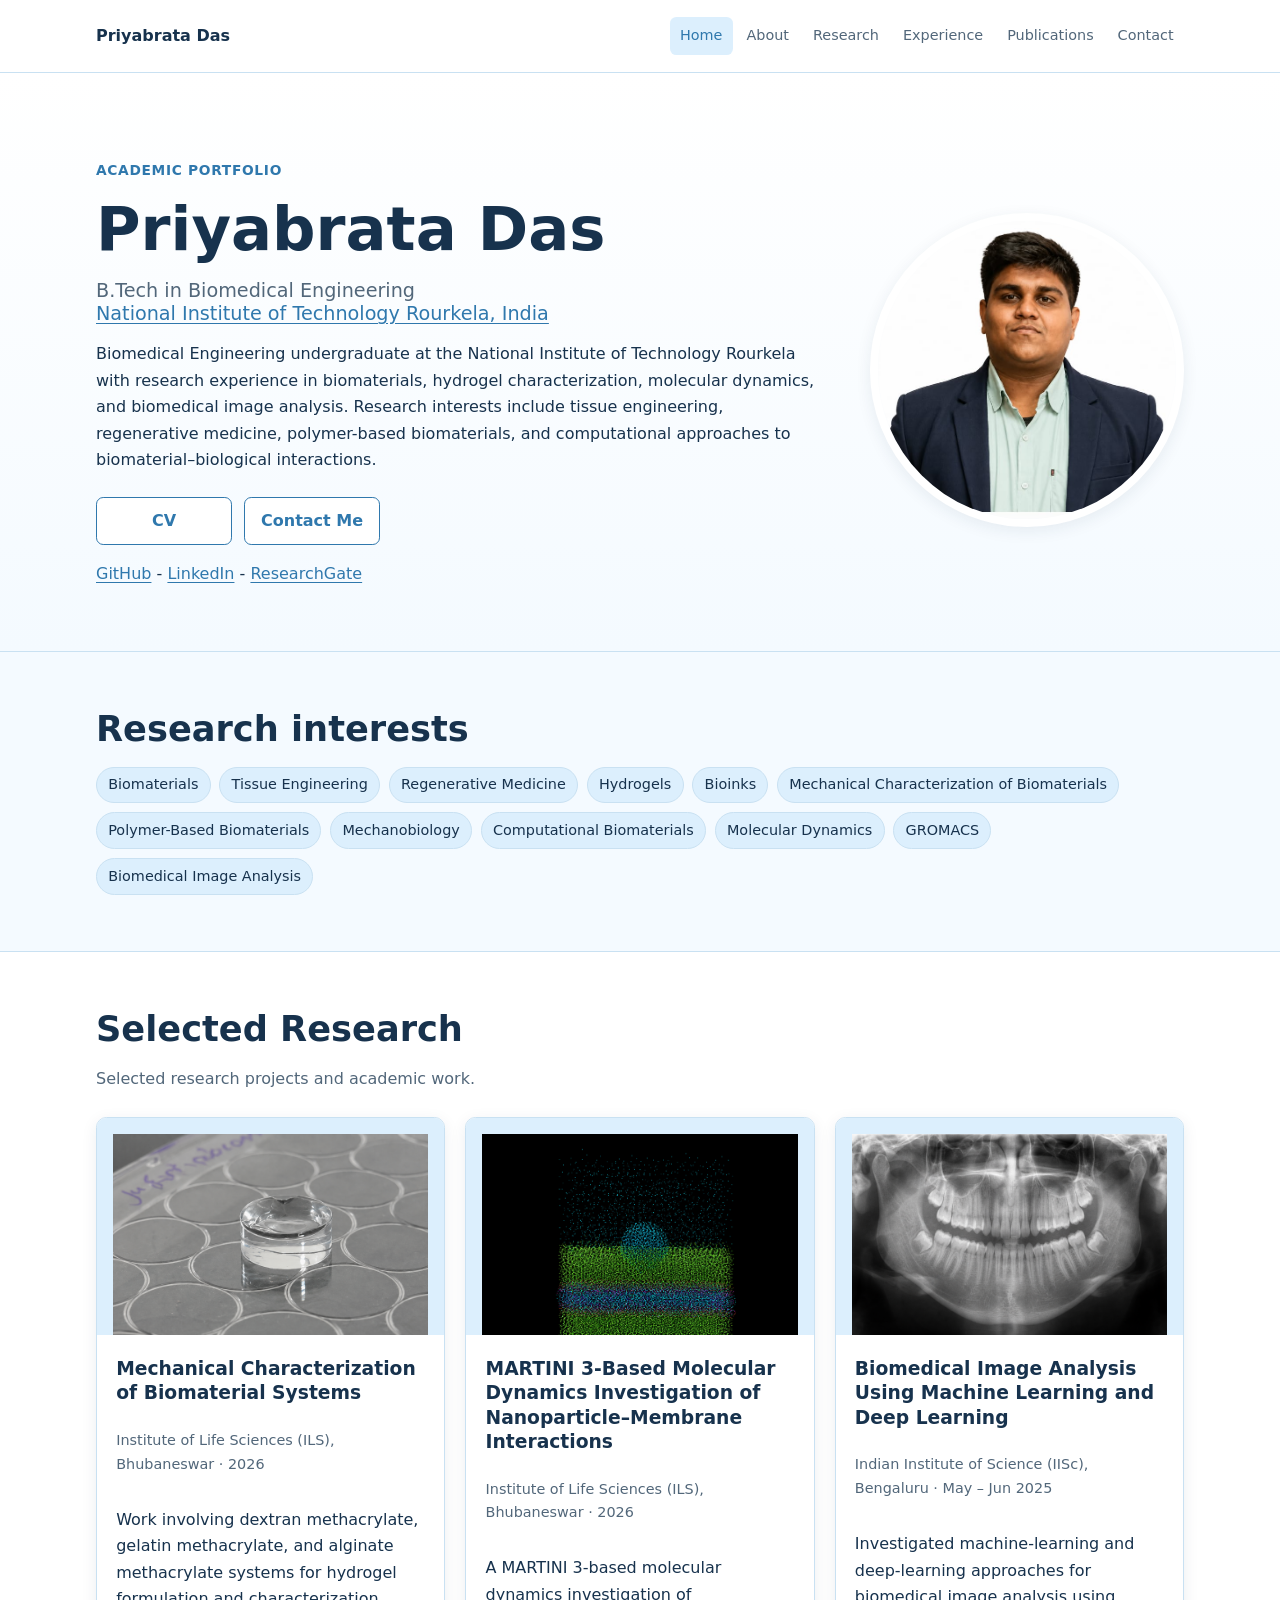
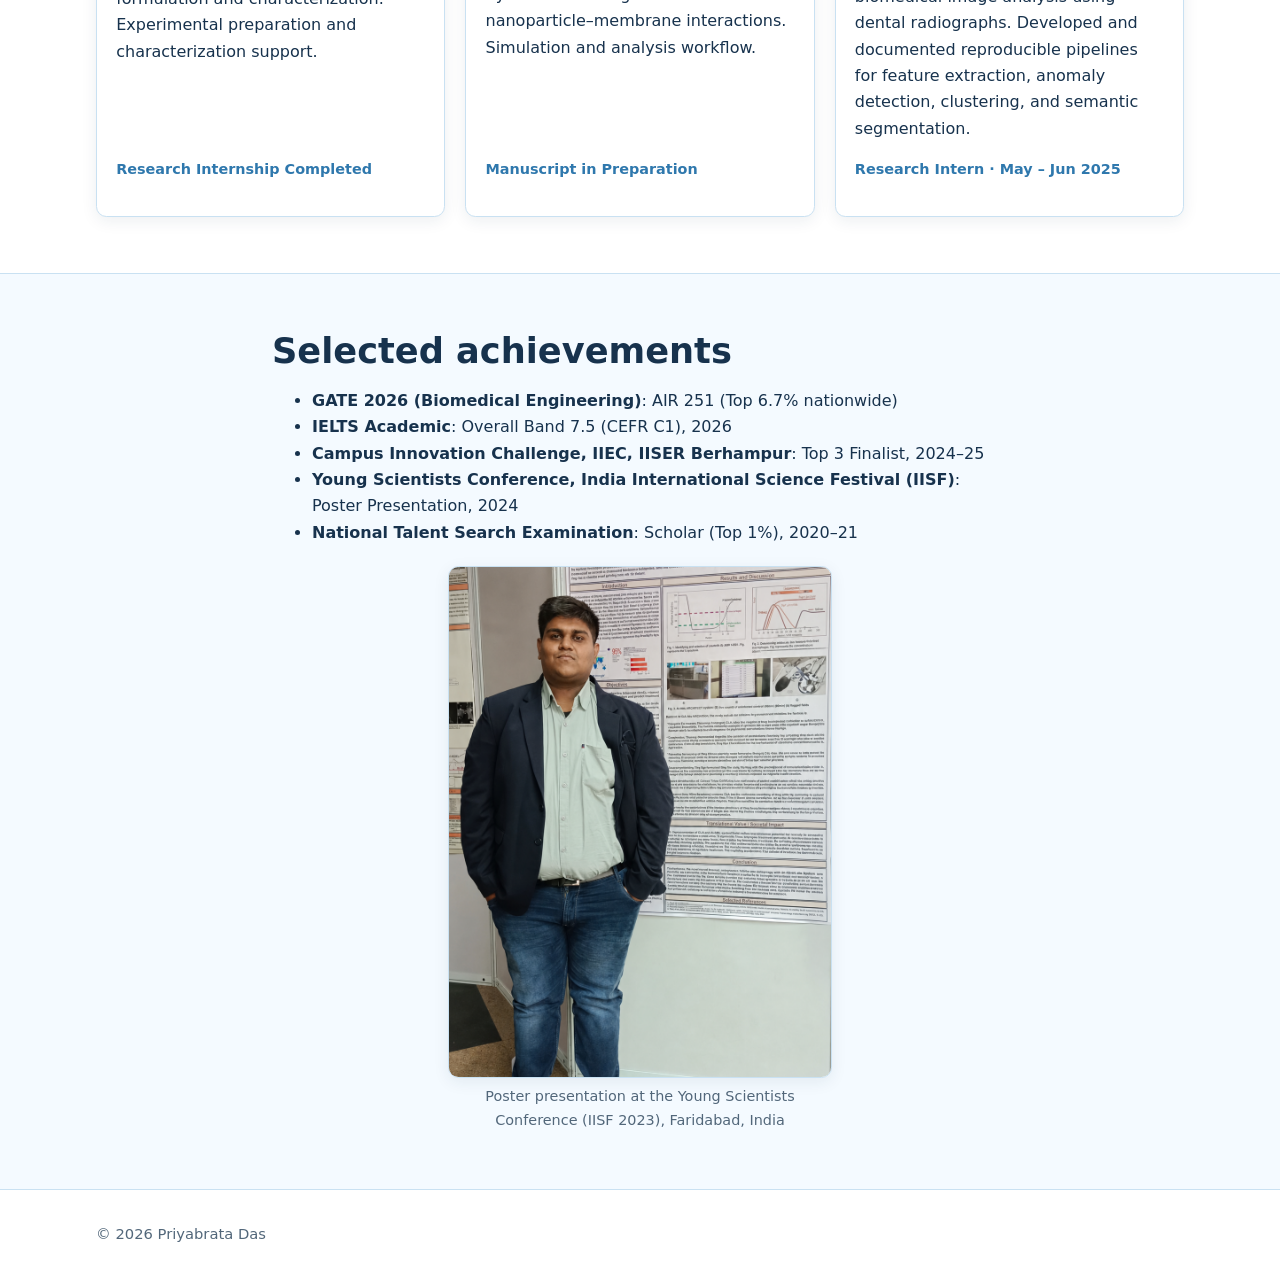
<file: index.html>
<!doctype html>
<html lang="en">
<head>
  <meta charset="utf-8">
  <meta name="viewport" content="width=device-width,initial-scale=1">
  <title>Priyabrata Das | Biomedical Engineering</title>
  <meta name="description" content="Academic portfolio of Priyabrata Das, with research in biomaterials and computational biomedical engineering.">
  <link rel="canonical" href="https://priyabratadas1.github.io/">
  <meta property="og:title" content="Priyabrata Das | Academic Portfolio">
  <meta property="og:description" content="Research portfolio in biomaterials and computational biomedical engineering.">
  <meta property="og:type" content="website">
  <meta property="og:image" content="https://priyabratadas1.github.io/assets/images/profile.jpg">
  <meta name="twitter:card" content="summary">
  <link rel="icon" href="favicon.svg">
  <link rel="stylesheet" href="styles.css">
  <script defer src="data.js?v=20260720"></script>
  <script defer src="script.js?v=20260724"></script>
  <script type="application/ld+json">{"@context":"https://schema.org","@type":"Person","name":"Priyabrata Das","email":"mailto:daspriyabrata748@gmail.com","url":"https://priyabratadas1.github.io","sameAs":["https://github.com/PriyabrataDas1"]}</script>
</head>
<body>
  <a class="skip-link" href="#main">Skip to main content</a>
  <header class="site-header"><div class="nav-wrap"><a class="brand" href="index.html">Priyabrata Das</a><button class="menu-button" aria-expanded="false" aria-controls="site-nav">Menu</button><nav aria-label="Primary"><ul class="nav-list" id="site-nav"><li><a aria-current="page" href="index.html">Home</a></li><li><a href="about.html">About</a></li><li><a href="research.html">Research</a></li><li><a href="experience.html">Experience</a></li><li><a href="publications.html">Publications</a></li><li><a href="contact.html">Contact</a></li></ul></nav></div></header>
  <main id="main">
    <section class="page-hero"><div class="container hero-grid"><div><p class="eyebrow">Academic portfolio</p><h1 data-profile="name">Priyabrata Das</h1><h2>B.Tech in Biomedical Engineering<br><a href="https://www.nitrkl.ac.in/" target="_blank" rel="noopener noreferrer">National Institute of Technology Rourkela, India</a></h2><p data-profile="intro">Biomedical Engineering undergraduate exploring biomaterials and computational approaches.</p><div class="actions"><a class="button secondary" href="cv.html">CV</a><a class="button secondary" href="contact.html">Contact Me</a></div><p data-socials><a href="https://github.com/PriyabrataDas1">GitHub</a></p></div><div class="profile-wrap"><img class="profile-image" src="assets/images/profile.jpg" alt="Professional photograph of Priyabrata Das" onerror="this.outerHTML='<div class=\'image-placeholder\'>Add profile photograph</div>'"></div></div></section>
    <section><div class="container"><h2>Research interests</h2><div class="tags" data-interests><span class="tag">Biomaterials</span><span class="tag">Tissue Engineering</span><span class="tag">Hydrogels</span></div></div></section>
    <section class="section-tint"><div class="container"><h2>Selected Research</h2><p class="section-intro">Selected research projects and academic work.</p><div class="card-grid" data-projects="featured"><article class="card"><div class="card-body"><h3>Research projects</h3><p>Enable JavaScript to view project details from the central portfolio data file.</p></div></article></div></div></section>
    <section><div class="container home-achievements"><h2>Selected achievements</h2><ul data-achievements><li>GATE Biomedical Engineering AIR 251</li></ul></div></section>
  </main>
  <footer class="site-footer"><div class="container footer-row">&copy; 2026 Priyabrata Das</div></footer>
</body>
</html>
</file>
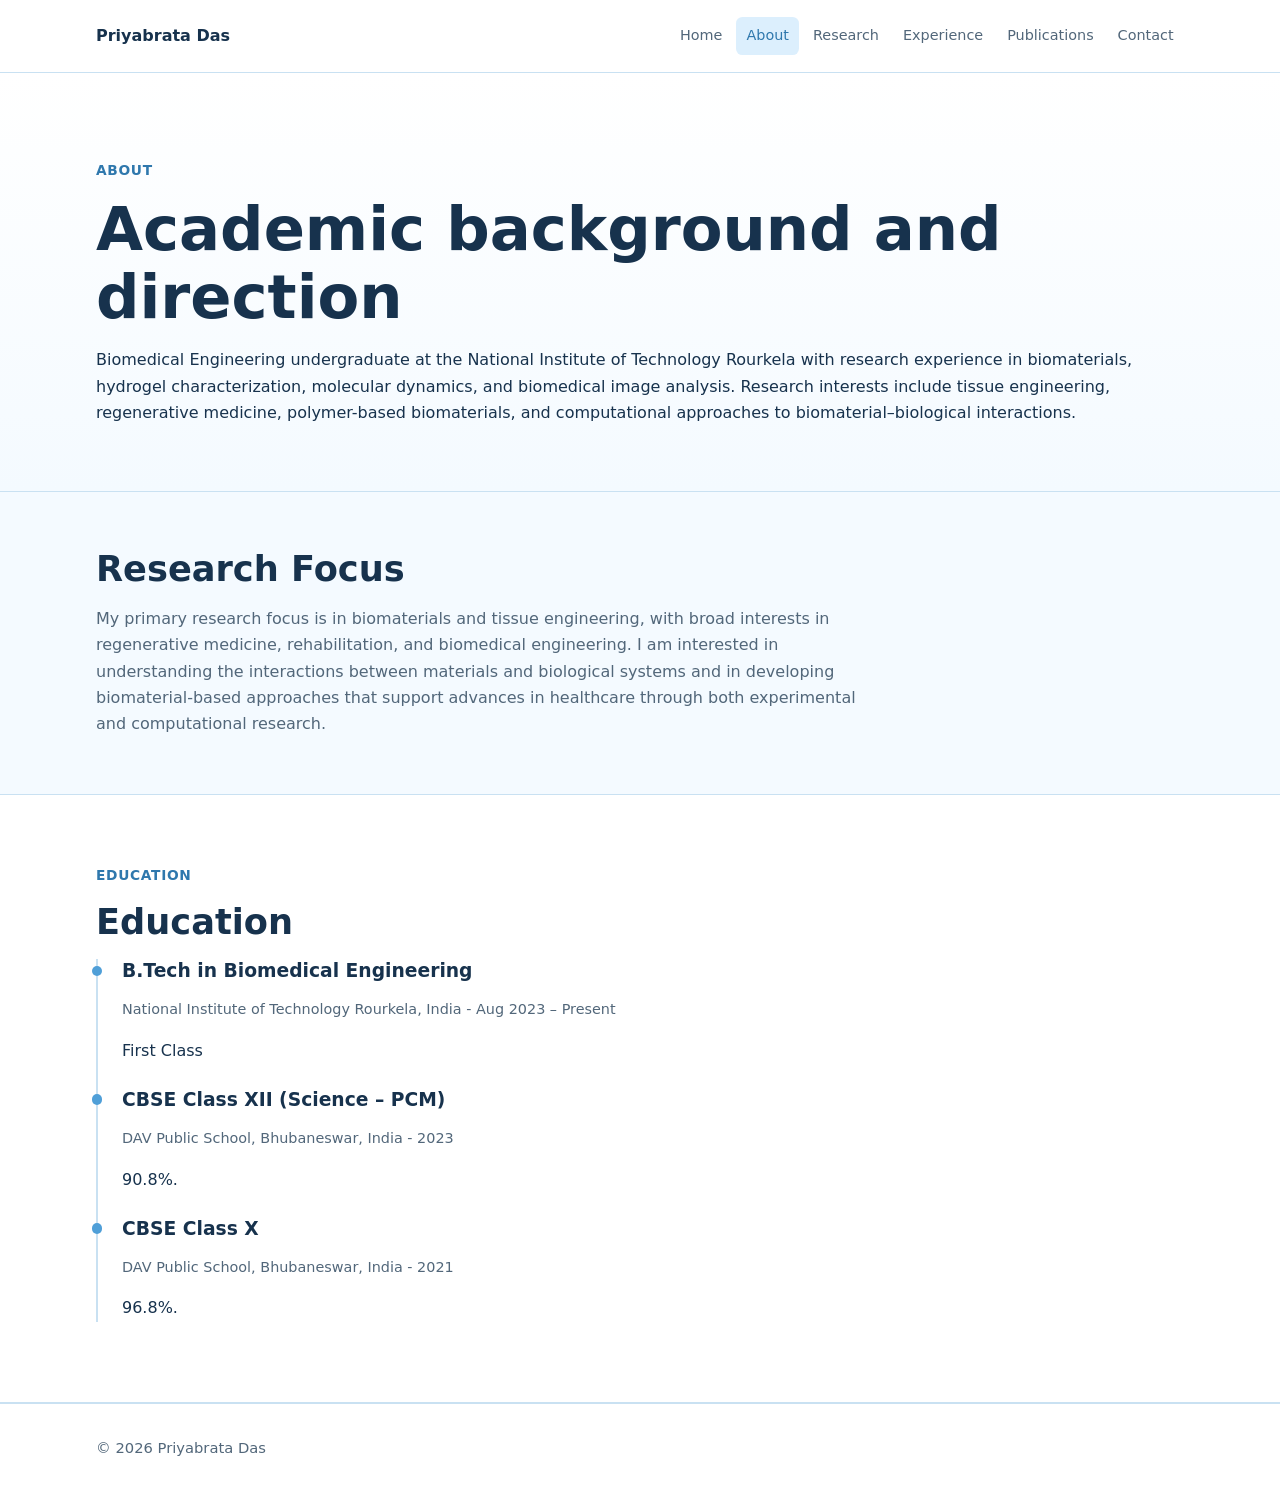
<file: about.html>
<!doctype html>
<html lang="en">
<head>
  <meta charset="utf-8">
  <meta name="viewport" content="width=device-width,initial-scale=1">
  <title>About | Priyabrata Das</title>
  <meta name="description" content="Academic background, skills, and research direction of Priyabrata Das.">
  <link rel="canonical" href="https://priyabratadas1.github.io/about.html">
  <meta property="og:title" content="About | Priyabrata Das">
  <meta property="og:description" content="Academic background, skills, and research direction.">
  <meta property="og:type" content="website">
  <meta name="twitter:card" content="summary">
  <link rel="icon" href="favicon.svg">
  <link rel="stylesheet" href="styles.css">
  <script defer src="data.js?v=20260720"></script>
  <script defer src="script.js?v=20260720"></script>
</head>
<body>
  <a class="skip-link" href="#main">Skip to main content</a>
  <header class="site-header">
    <div class="nav-wrap">
      <a class="brand" href="index.html">Priyabrata Das</a>
      <button class="menu-button" aria-expanded="false" aria-controls="site-nav">Menu</button>
      <nav aria-label="Primary">
        <ul class="nav-list" id="site-nav">
          <li><a href="index.html">Home</a></li>
          <li><a aria-current="page" href="about.html">About</a></li>
          <li><a href="research.html">Research</a></li>
          <li><a href="experience.html">Experience</a></li>
          <li><a href="publications.html">Publications</a></li>
          <li><a href="contact.html">Contact</a></li>
        </ul>
      </nav>
    </div>
  </header>
  <main id="main">
    <section class="page-hero">
      <div class="container">
        <p class="eyebrow">About</p>
        <h1>Academic background and direction</h1>
        <p data-profile="intro">Biomedical Engineering undergraduate exploring biomaterials and computational approaches.</p>
      </div>
    </section>
    <section class="research-focus">
      <div class="container">
        <div class="research-focus-content">
          <h2>Research Focus</h2>
          <p>My primary research focus is in biomaterials and tissue engineering, with broad interests in regenerative medicine, rehabilitation, and biomedical engineering. I am interested in understanding the interactions between materials and biological systems and in developing biomaterial-based approaches that support advances in healthcare through both experimental and computational research.</p>
        </div>
      </div>
    </section>
    <section class="section-tint">
      <div class="container">
        <p class="eyebrow">Education</p>
        <h2>Education</h2>
        <div class="timeline" data-education>
          <article><h3>B.Tech in Biomedical Engineering</h3><p>National Institute of Technology Rourkela, India</p></article>
        </div>
      </div>
    </section>
  </main>
  <footer class="site-footer"><div class="container footer-row">&copy; 2026 Priyabrata Das</div></footer>
</body>
</html>
</file>
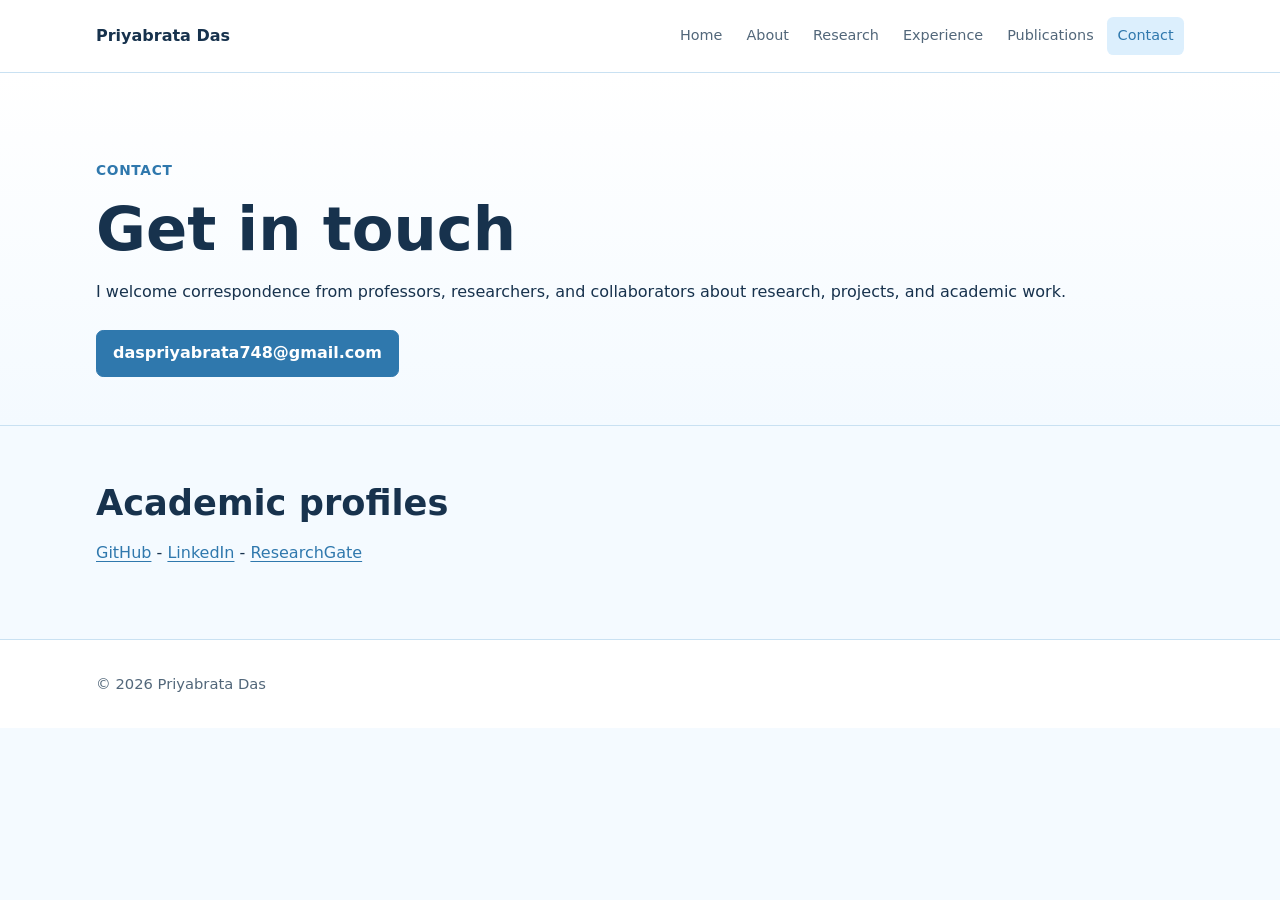
<file: contact.html>
<!doctype html>
<html lang="en">
<head>
  <meta charset="utf-8">
  <meta name="viewport" content="width=device-width,initial-scale=1">
  <title>Contact | Priyabrata Das</title>
  <meta name="description" content="Contact Priyabrata Das for academic correspondence and research collaboration.">
  <link rel="canonical" href="https://priyabratadas1.github.io/contact.html">
  <meta property="og:title" content="Contact | Priyabrata Das">
  <meta property="og:description" content="Contact details for academic correspondence and research collaboration.">
  <meta property="og:type" content="website">
  <meta name="twitter:card" content="summary">
  <link rel="icon" href="favicon.svg">
  <link rel="stylesheet" href="styles.css">
  <script defer src="data.js?v=20260722"></script>
  <script defer src="script.js?v=20260722"></script>
</head>
<body>
  <a class="skip-link" href="#main">Skip to main content</a>
  <header class="site-header"><div class="nav-wrap"><a class="brand" href="index.html">Priyabrata Das</a><button class="menu-button" aria-expanded="false" aria-controls="site-nav">Menu</button><nav aria-label="Primary"><ul class="nav-list" id="site-nav"><li><a href="index.html">Home</a></li><li><a href="about.html">About</a></li><li><a href="research.html">Research</a></li><li><a href="experience.html">Experience</a></li><li><a href="publications.html">Publications</a></li><li><a aria-current="page" href="contact.html">Contact</a></li></ul></nav></div></header>
  <main id="main">
    <section class="page-hero"><div class="container"><p class="eyebrow">Contact</p><h1>Get in touch</h1><p>I welcome correspondence from professors, researchers, and collaborators about research, projects, and academic work.</p><div class="actions"><a class="button" data-email href="mailto:daspriyabrata748@gmail.com">daspriyabrata748@gmail.com</a></div></div></section>
    <section><div class="container"><h2>Academic profiles</h2><p data-socials><a href="https://github.com/PriyabrataDas1" target="_blank" rel="noopener noreferrer">GitHub</a></p></div></section>
  </main>
<footer class="site-footer"><div class="container footer-row">&copy; 2026 Priyabrata Das</div></footer>
</body>
</html>
</file>
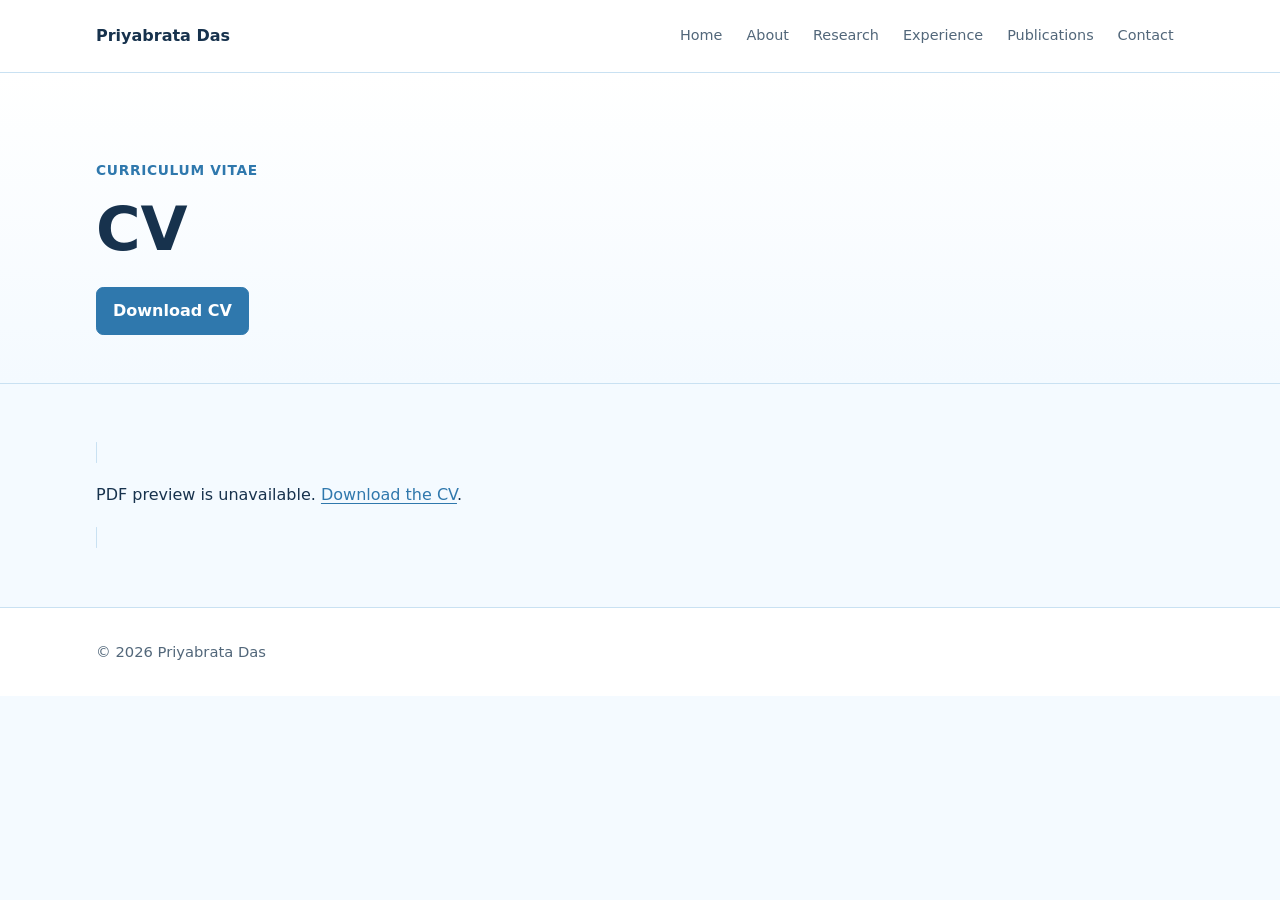
<file: cv.html>
<!doctype html>
<html lang="en">
<head>
  <meta charset="utf-8">
  <meta name="viewport" content="width=device-width,initial-scale=1">
  <title>CV | Priyabrata Das</title>
  <meta name="description" content="Curriculum vitae of Priyabrata Das.">
  <link rel="canonical" href="https://priyabratadas1.github.io/cv.html">
  <meta property="og:title" content="CV | Priyabrata Das">
  <meta property="og:description" content="Curriculum vitae.">
  <meta property="og:type" content="website">
  <meta name="twitter:card" content="summary">
  <link rel="icon" href="favicon.svg">
  <link rel="stylesheet" href="styles.css">
  <script defer src="data.js?v=20260720"></script>
  <script defer src="script.js?v=20260721"></script>
</head>
<body>
  <a class="skip-link" href="#main">Skip to main content</a>
  <header class="site-header">
    <div class="nav-wrap">
      <a class="brand" href="index.html">Priyabrata Das</a>
      <button class="menu-button" aria-expanded="false" aria-controls="site-nav">Menu</button>
      <nav aria-label="Primary">
        <ul class="nav-list" id="site-nav">
          <li><a href="index.html">Home</a></li>
          <li><a href="about.html">About</a></li>
          <li><a href="research.html">Research</a></li>
          <li><a href="experience.html">Experience</a></li>
          <li><a href="publications.html">Publications</a></li>
          <li><a href="contact.html">Contact</a></li>
        </ul>
      </nav>
    </div>
  </header>
  <main id="main">
    <section class="page-hero">
      <div class="container">
        <p class="eyebrow">Curriculum vitae</p>
        <h1>CV</h1>
        <div class="actions">
          <a class="button" href="assets/documents/Priyabrata_Das_CV.pdf" download>Download CV</a>
        </div>
      </div>
    </section>
    <section>
      <div class="container" cv-viewer>
        <p class="notice">The CV viewer will appear after a PDF is added. On mobile, use the download button above.</p>
      </div>
    </section>
  </main>
  <footer class="site-footer"><div class="container footer-row">&copy; 2026 Priyabrata Das</div></footer>
</body>
</html>
</file>
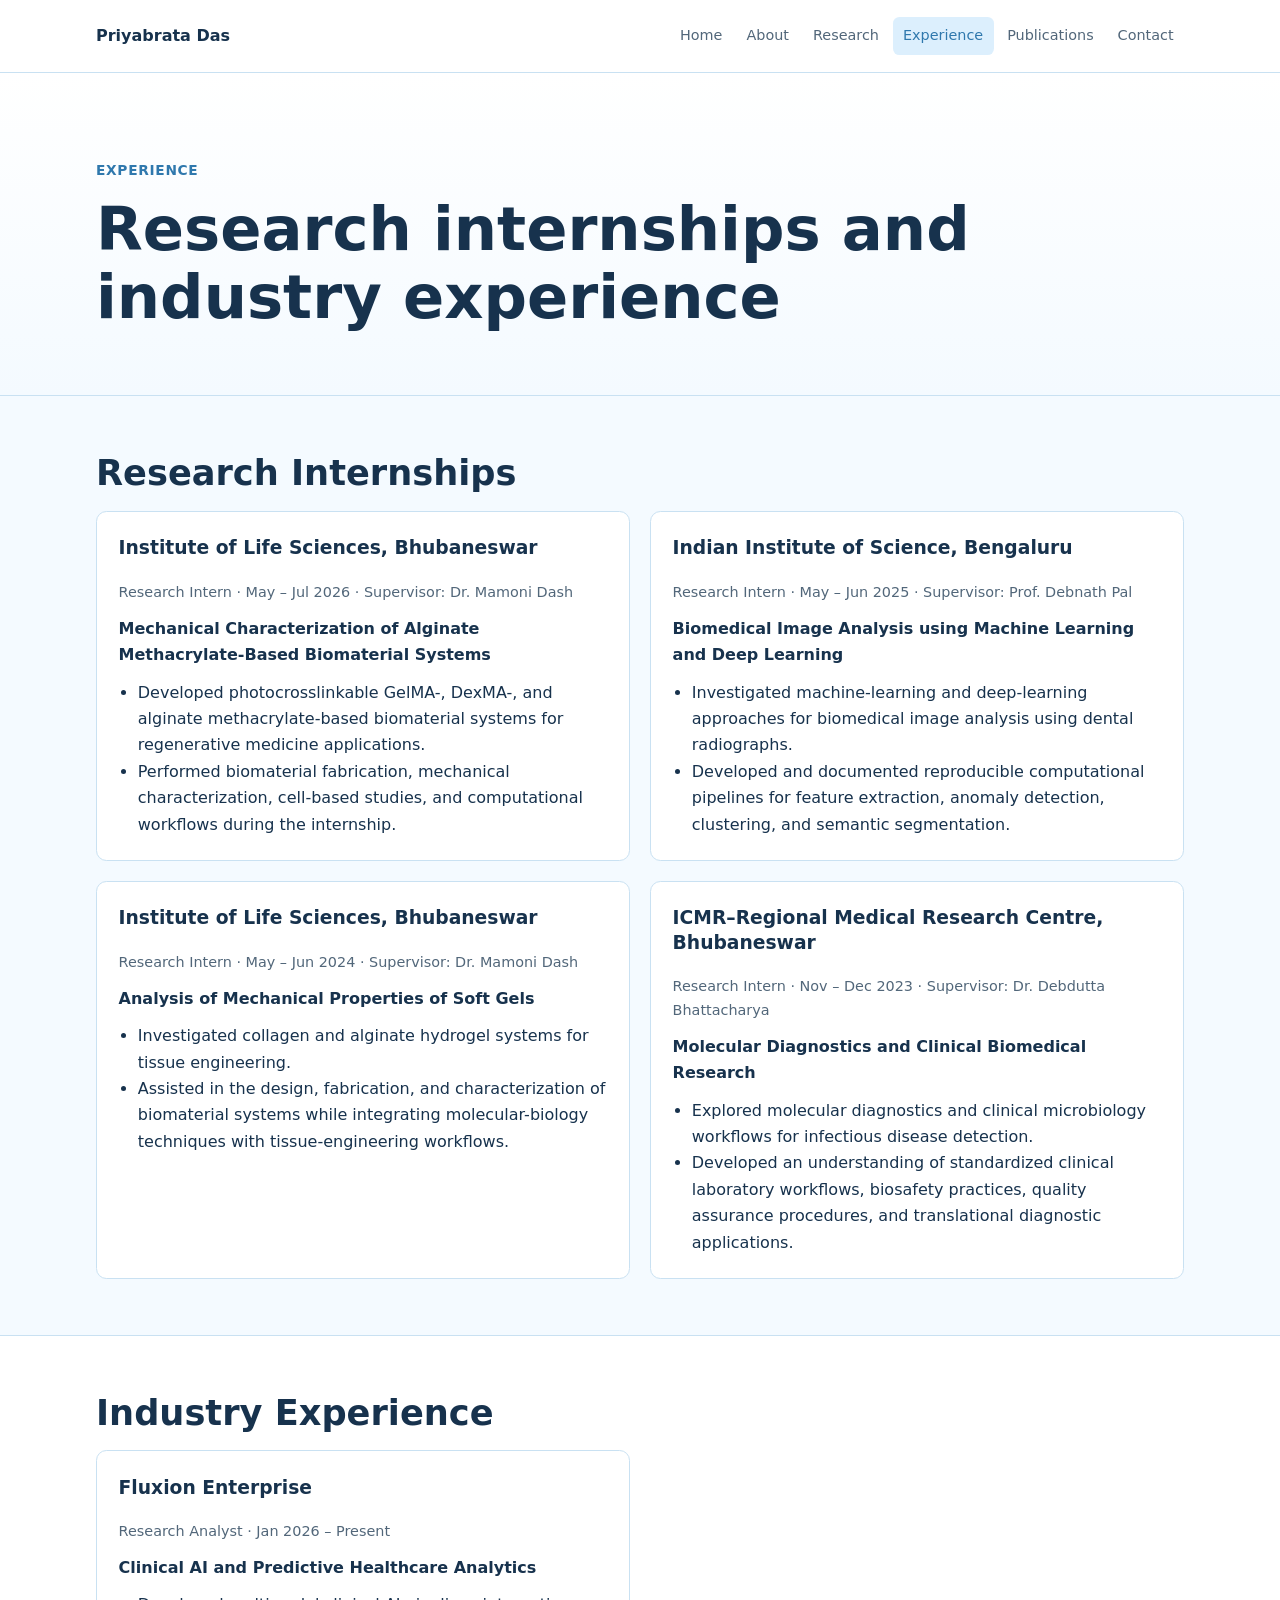
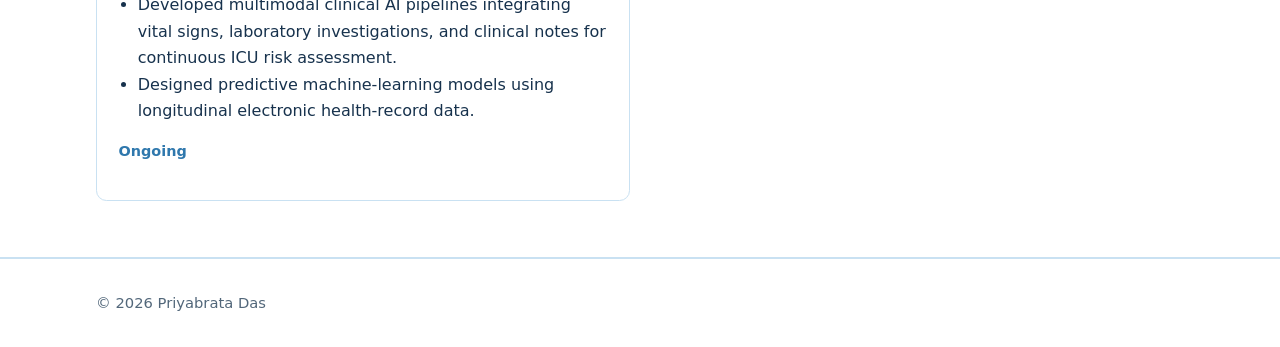
<file: experience.html>
<!doctype html>
<html lang="en">
<head>
  <meta charset="utf-8">
  <meta name="viewport" content="width=device-width,initial-scale=1">
  <title>Experience | Priyabrata Das</title>
  <meta name="description" content="Research internships and industry experience of Priyabrata Das.">
  <link rel="canonical" href="https://priyabratadas1.github.io/experience.html">
  <meta property="og:title" content="Experience | Priyabrata Das">
  <meta property="og:description" content="Research internships and industry experience.">
  <meta property="og:type" content="website">
  <meta name="twitter:card" content="summary">
  <link rel="icon" href="favicon.svg">
  <link rel="stylesheet" href="styles.css">
  <script defer src="data.js?v=20260720"></script>
  <script defer src="script.js?v=20260724"></script>
</head>
<body>
  <a class="skip-link" href="#main">Skip to main content</a>
  <header class="site-header"><div class="nav-wrap"><a class="brand" href="index.html">Priyabrata Das</a><button class="menu-button" aria-expanded="false" aria-controls="site-nav">Menu</button><nav aria-label="Primary"><ul class="nav-list" id="site-nav"><li><a href="index.html">Home</a></li><li><a href="about.html">About</a></li><li><a href="research.html">Research</a></li><li><a aria-current="page" href="experience.html">Experience</a></li><li><a href="publications.html">Publications</a></li><li><a href="contact.html">Contact</a></li></ul></nav></div></header>
  <main id="main">
    <section class="page-hero"><div class="container"><p class="eyebrow">Experience</p><h1>Research internships and industry experience</h1></div></section>
    <section><div class="container"><h2>Research Internships</h2><div class="detail-grid experience-grid" data-experience="internships"></div></div></section>
    <section class="section-tint"><div class="container"><h2>Industry Experience</h2><div class="detail-grid experience-grid" data-experience="industry"></div></div></section>
  </main>
  <footer class="site-footer"><div class="container footer-row">&copy; 2026 Priyabrata Das</div></footer>
</body>
</html>
</file>
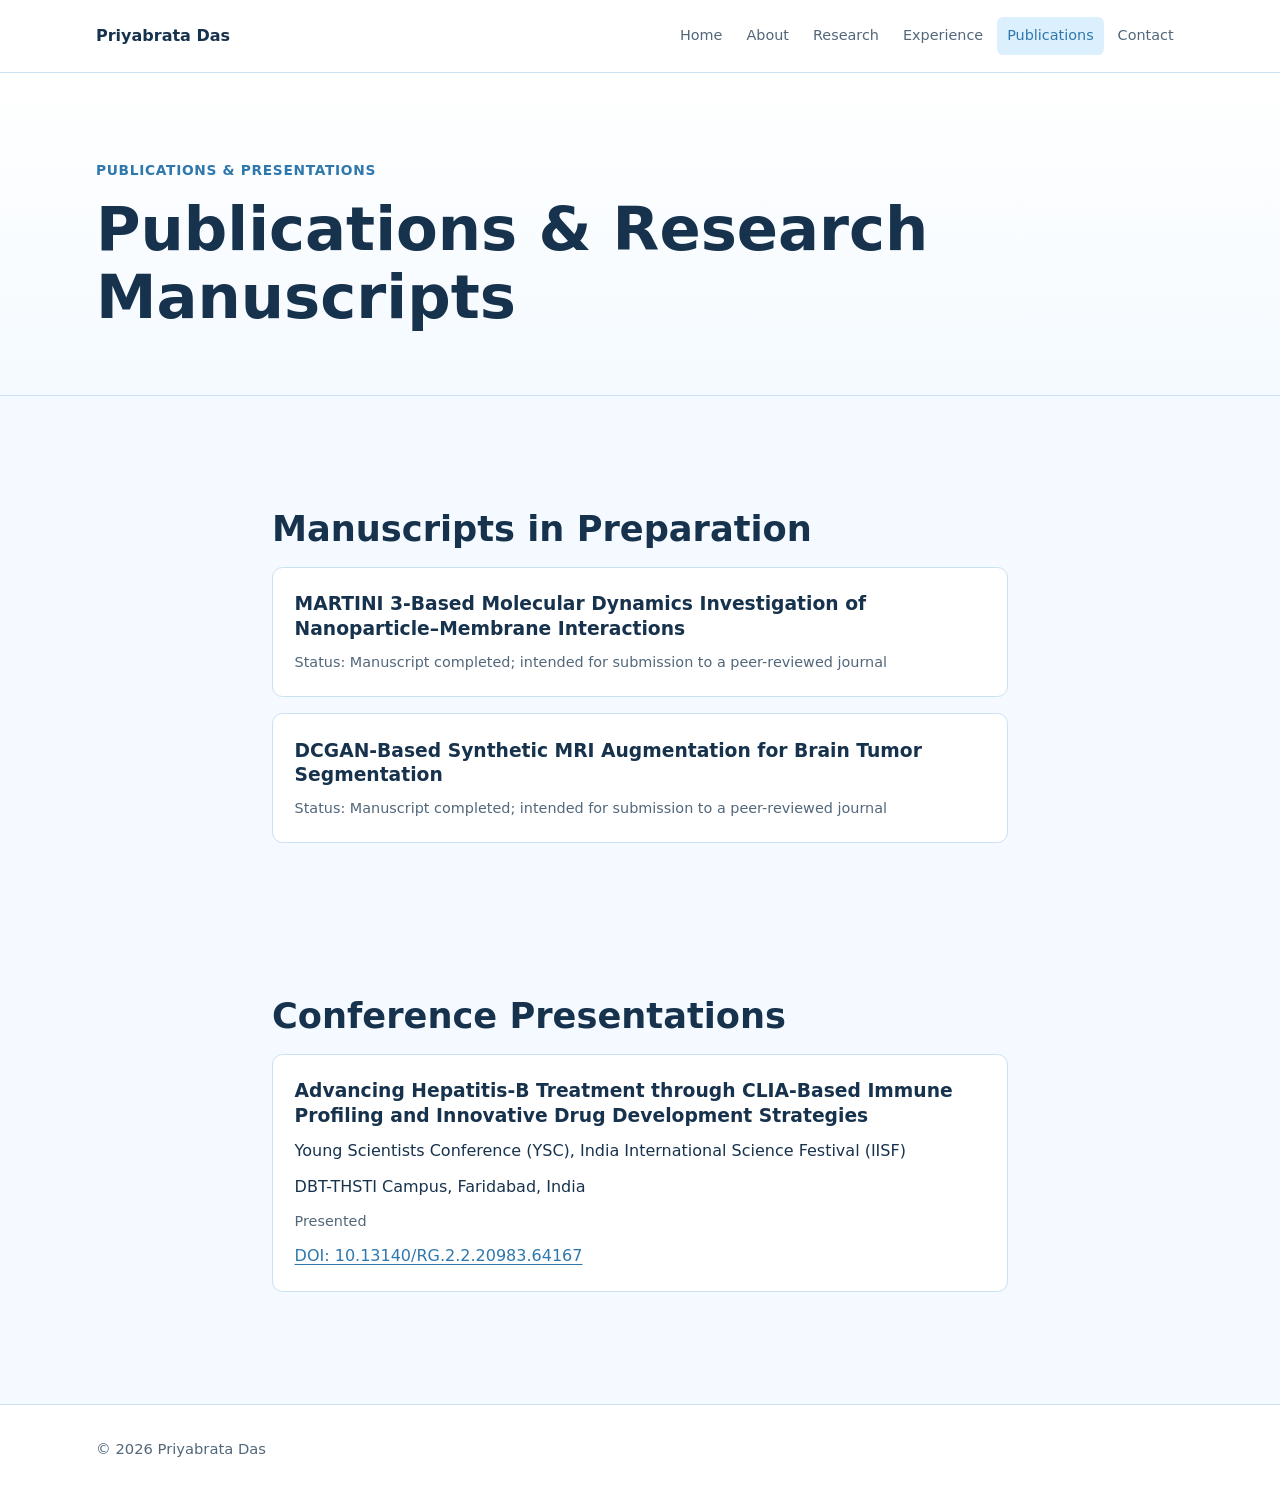
<file: publications.html>
<!doctype html>
<html lang="en">
<head>
  <meta charset="utf-8">
  <meta name="viewport" content="width=device-width,initial-scale=1">
  <title>Publications &amp; Presentations | Priyabrata Das</title>
  <meta name="description" content="Publications and conference presentations of Priyabrata Das.">
  <link rel="canonical" href="https://priyabratadas1.github.io/publications.html">
  <meta property="og:title" content="Publications | Priyabrata Das">
  <meta property="og:description" content="Publications and conference presentations.">
  <meta property="og:type" content="website">
  <meta name="twitter:card" content="summary">
  <link rel="icon" href="favicon.svg">
  <link rel="stylesheet" href="styles.css">
  <script defer src="data.js?v=20260720"></script>
  <script defer src="script.js?v=20260724"></script>
</head>
<body>
  <a class="skip-link" href="#main">Skip to main content</a>
  <header class="site-header"><div class="nav-wrap"><a class="brand" href="index.html">Priyabrata Das</a><button class="menu-button" aria-expanded="false" aria-controls="site-nav">Menu</button><nav aria-label="Primary"><ul class="nav-list" id="site-nav"><li><a href="index.html">Home</a></li><li><a href="about.html">About</a></li><li><a href="research.html">Research</a></li><li><a href="experience.html">Experience</a></li><li><a aria-current="page" href="publications.html">Publications</a></li><li><a href="contact.html">Contact</a></li></ul></nav></div></header>
  <main id="main">
    <section class="page-hero"><div class="container"><p class="eyebrow">Publications &amp; Presentations</p><h1>Publications &amp; Research Manuscripts</h1></div></section>
    <section><div class="container publication-list" data-publications><p class="empty">Enable JavaScript to view publication records.</p></div></section>
  </main>
  <footer class="site-footer"><div class="container footer-row">&copy; 2026 Priyabrata Das</div></footer>
</body>
</html>
</file>
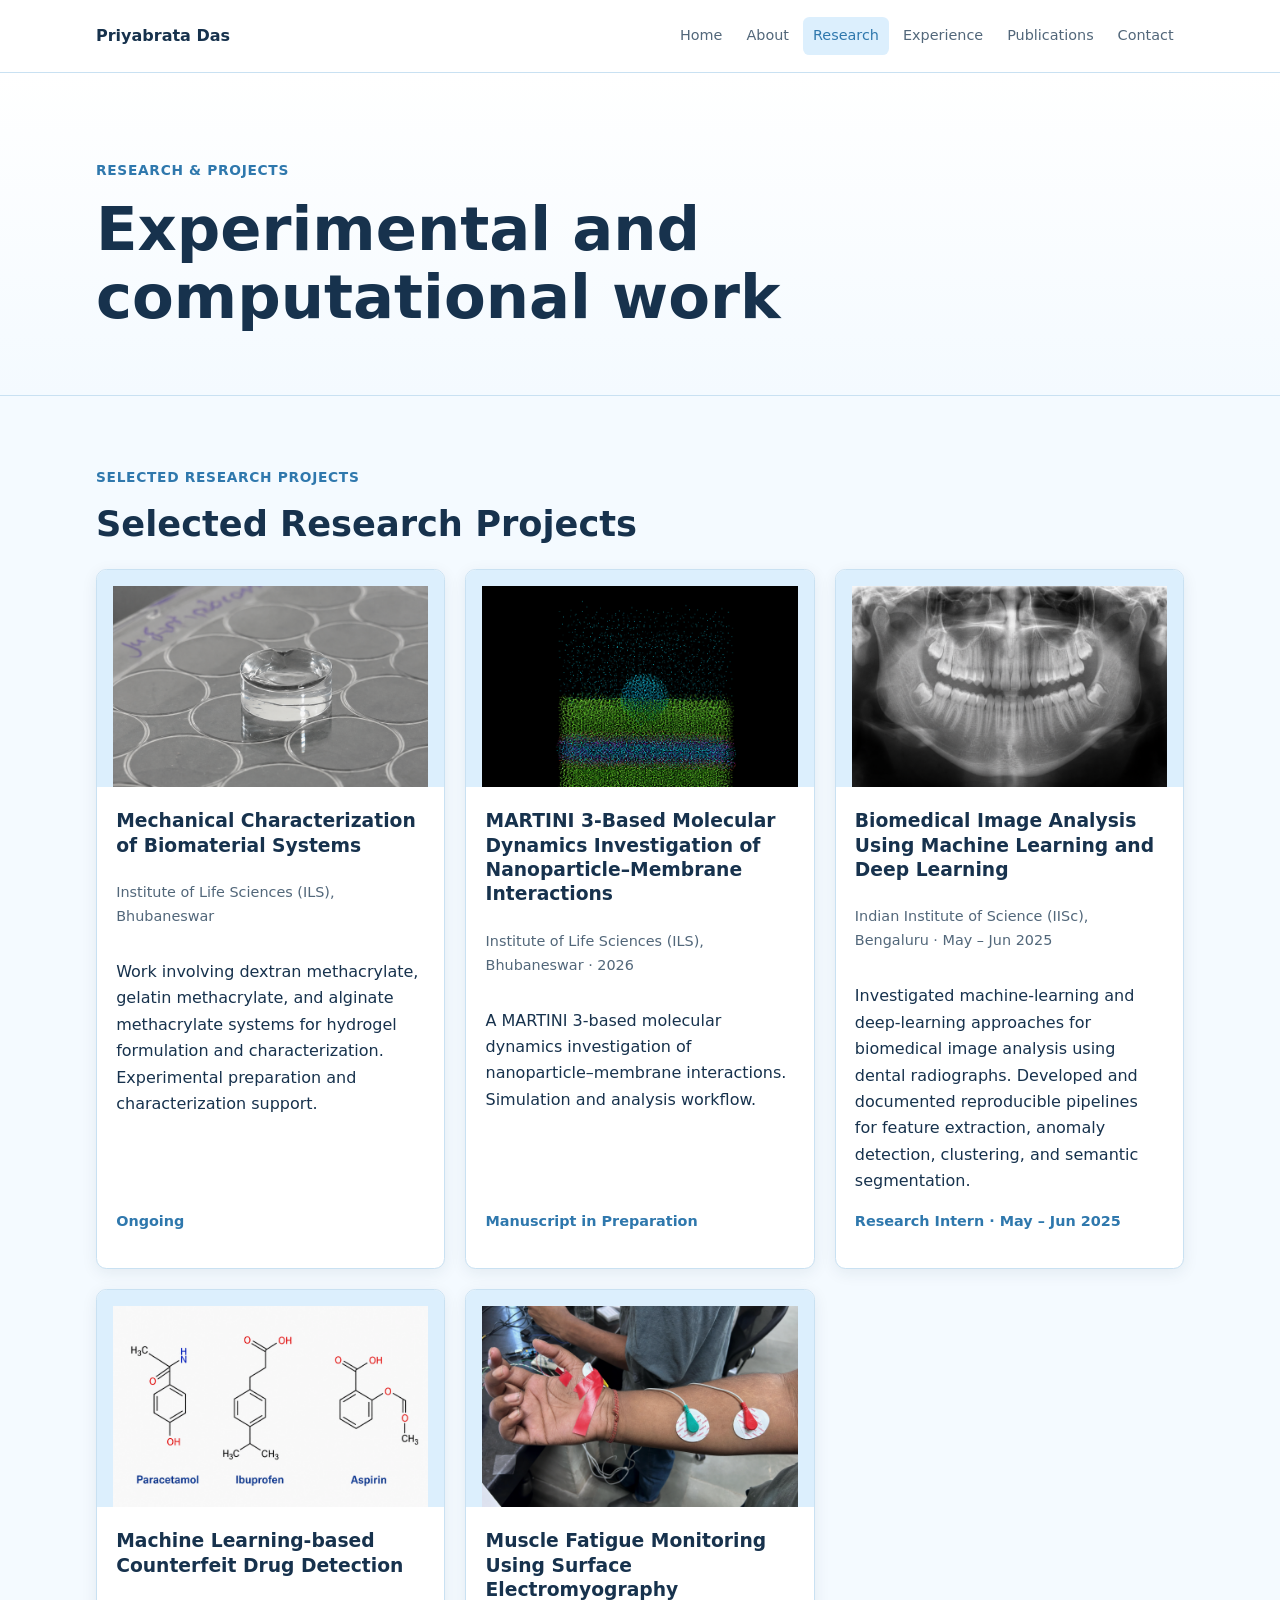
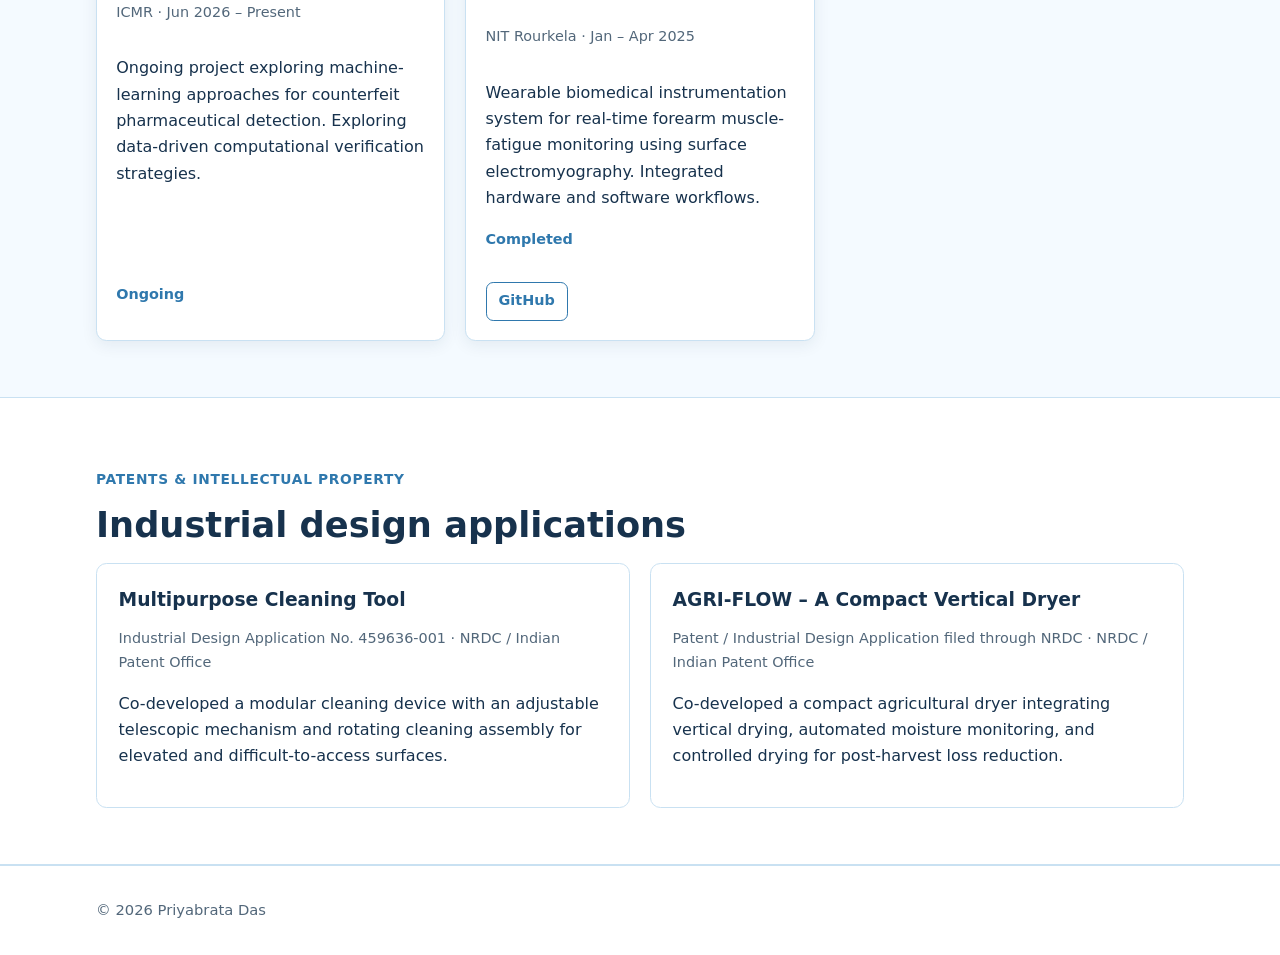
<file: research.html>
<!doctype html>
<html lang="en">
<head>
  <meta charset="utf-8">
  <meta name="viewport" content="width=device-width,initial-scale=1">
  <title>Research &amp; Projects | Priyabrata Das</title>
  <meta name="description" content="Research and project portfolio of Priyabrata Das.">
  <link rel="canonical" href="https://priyabratadas1.github.io/research.html">
  <meta property="og:title" content="Research | Priyabrata Das">
  <meta property="og:description" content="Projects in biomaterials, computational biomaterials, and biomedical engineering.">
  <meta property="og:type" content="website">
  <meta name="twitter:card" content="summary">
  <link rel="icon" href="favicon.svg">
  <link rel="stylesheet" href="styles.css">
  <script defer src="data.js?v=20260720"></script>
  <script defer src="script.js?v=20260720"></script>
</head>
<body>
  <a class="skip-link" href="#main">Skip to main content</a>
  <header class="site-header"><div class="nav-wrap"><a class="brand" href="index.html">Priyabrata Das</a><button class="menu-button" aria-expanded="false" aria-controls="site-nav">Menu</button><nav aria-label="Primary"><ul class="nav-list" id="site-nav"><li><a href="index.html">Home</a></li><li><a href="about.html">About</a></li><li><a aria-current="page" href="research.html">Research</a></li><li><a href="experience.html">Experience</a></li><li><a href="publications.html">Publications</a></li><li><a href="contact.html">Contact</a></li></ul></nav></div></header>
  <main id="main">
    <section class="page-hero"><div class="container"><p class="eyebrow">Research &amp; Projects</p><h1>Experimental and computational work</h1></div></section>
    <section><div class="container"><p class="eyebrow">Selected Research Projects</p><h2>Selected Research Projects</h2><div class="card-grid" data-projects="all"><p class="empty">Enable JavaScript to view complete project content.</p></div></div></section>
    <section class="section-tint"><div class="container"><p class="eyebrow">Patents &amp; Intellectual Property</p><h2>Industrial design applications</h2><div class="detail-grid"><article class="detail-card"><h3>Multipurpose Cleaning Tool</h3><p class="meta">Industrial Design Application No. 459636-001 &middot; NRDC / Indian Patent Office</p><p>Co-developed a modular cleaning device with an adjustable telescopic mechanism and rotating cleaning assembly for elevated and difficult-to-access surfaces.</p></article><article class="detail-card"><h3>AGRI-FLOW &ndash; A Compact Vertical Dryer</h3><p class="meta">Patent / Industrial Design Application filed through NRDC &middot; NRDC / Indian Patent Office</p><p>Co-developed a compact agricultural dryer integrating vertical drying, automated moisture monitoring, and controlled drying for post-harvest loss reduction.</p></article></div></div></section>
  </main>
  <footer class="site-footer"><div class="container footer-row">&copy; 2026 Priyabrata Das</div></footer>
</body>
</html>
</file>
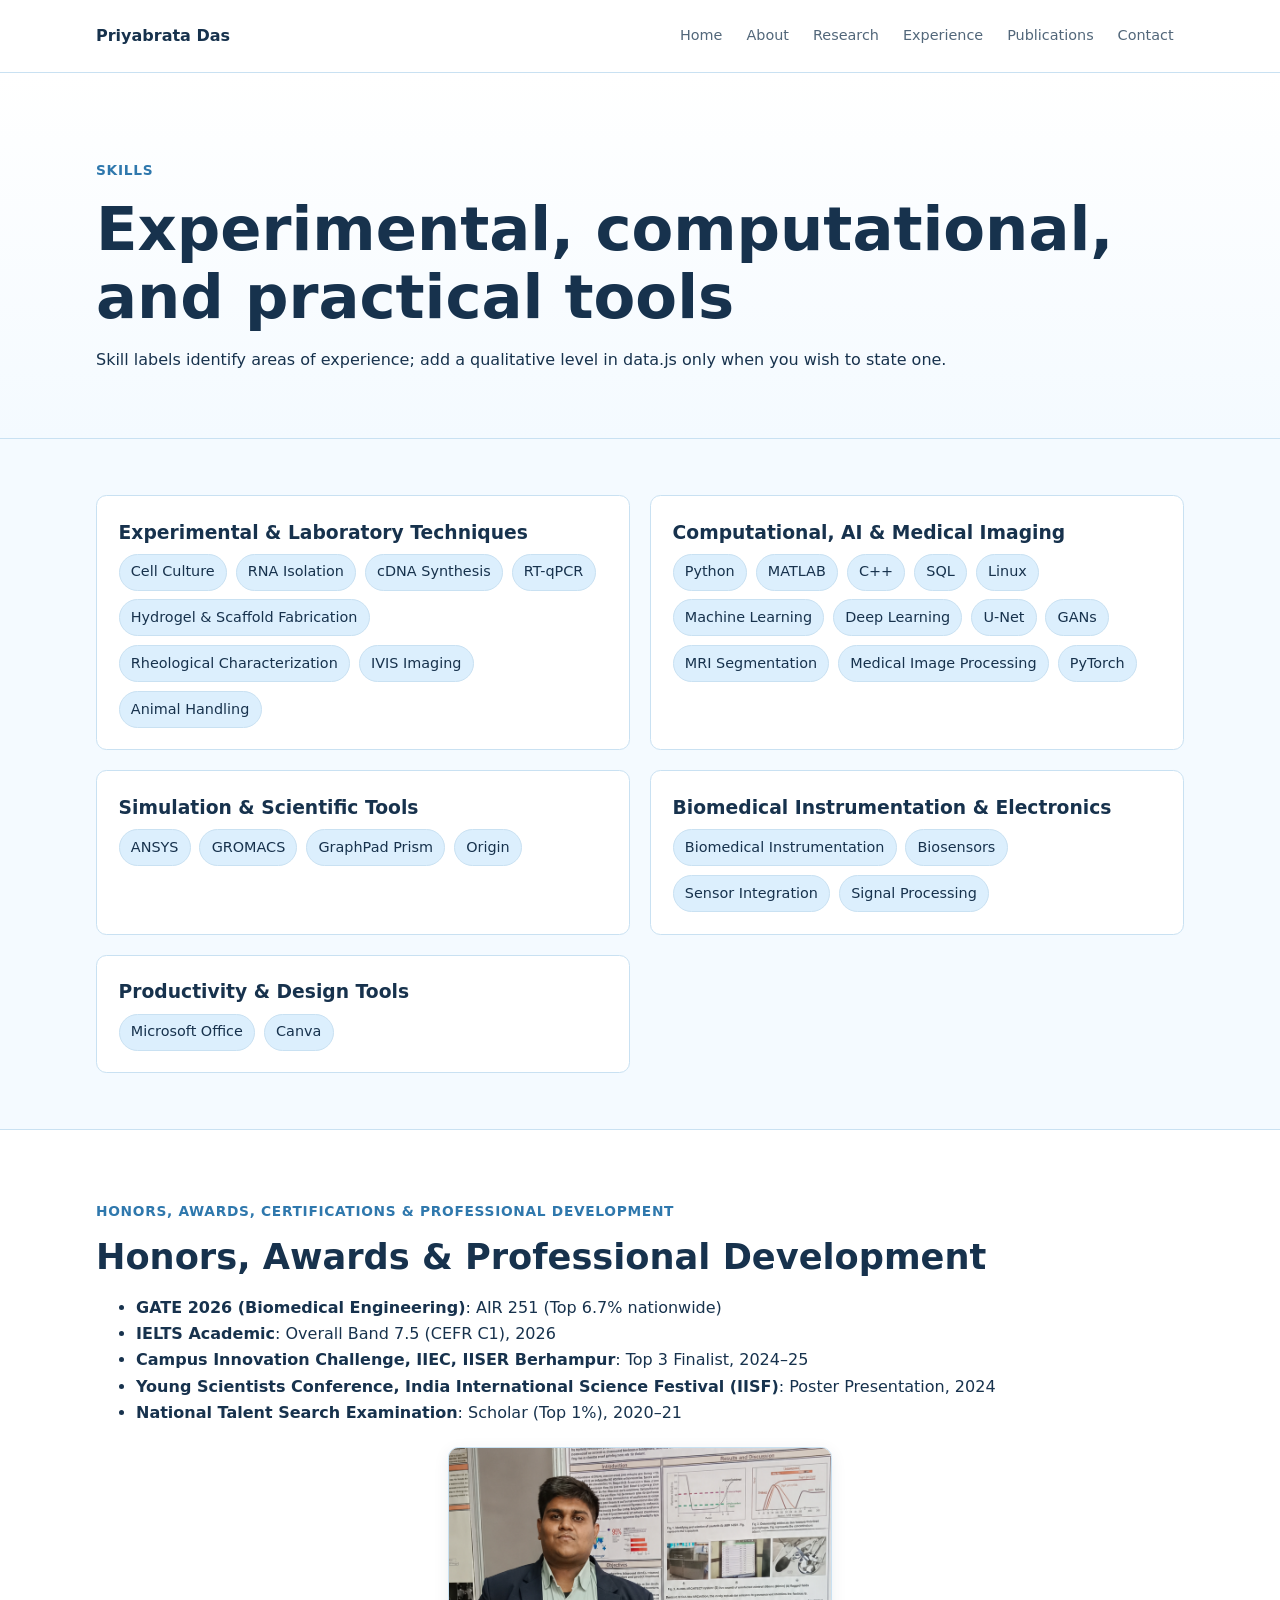
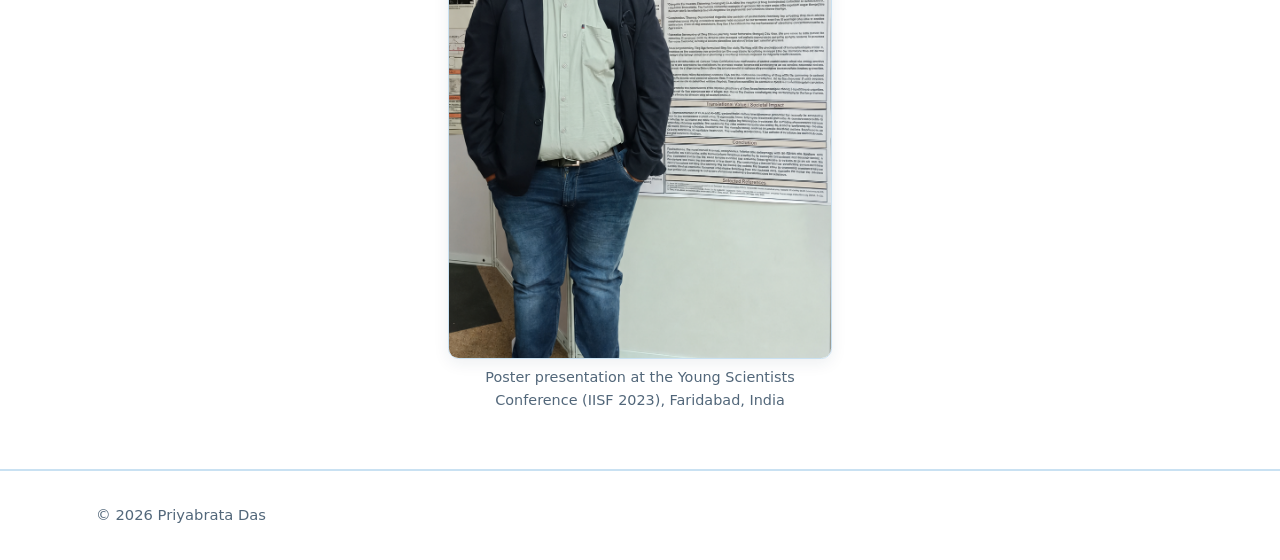
<file: skills.html>
<!doctype html><html lang="en"><head><meta charset="utf-8"><meta name="viewport" content="width=device-width,initial-scale=1"><title>Skills | Priyabrata Das</title><meta name="description" content="Experimental, computational, and software skills of Priyabrata Das."><link rel="canonical" href="https://priyabratadas1.github.io/skills.html"><meta property="og:title" content="Skills | Priyabrata Das"><meta property="og:description" content="Experimental and computational skill areas."><meta property="og:type" content="website"><meta name="twitter:card" content="summary"><link rel="icon" href="favicon.svg"><link rel="stylesheet" href="styles.css"><script defer src="data.js?v=20260720"></script><script defer src="script.js?v=20260720"></script></head><body><a class="skip-link" href="#main">Skip to main content</a><header class="site-header"><div class="nav-wrap"><a class="brand" href="index.html">Priyabrata Das</a><button class="menu-button" aria-expanded="false" aria-controls="site-nav">Menu</button><nav aria-label="Primary"><ul class="nav-list" id="site-nav"><li><a href="index.html">Home</a></li><li><a href="about.html">About</a></li><li><a href="research.html">Research</a></li><li><a href="experience.html">Experience</a></li><li><a href="publications.html">Publications</a></li><li><a href="contact.html">Contact</a></li></ul></nav></div></header><main id="main"><section class="page-hero"><div class="container"><p class="eyebrow">Skills</p><h1>Experimental, computational, and practical tools</h1><p>Skill labels identify areas of experience; add a qualitative level in data.js only when you wish to state one.</p></div></section><section><div class="container detail-grid" data-skills><article class="detail-card"><h3>Experimental</h3><p>Enable JavaScript to view skills.</p></article></div></section><section class="section-tint"><div class="container"><p class="eyebrow">Honors, awards, certifications &amp; professional development</p><h2>Honors, Awards &amp; Professional Development</h2><ul data-achievements><li>GATE Biomedical Engineering AIR 251</li></ul></div></section></main><footer class="site-footer"><div class="container footer-row"><span>&copy; <span data-year>2026</span> Priyabrata Das</span><span>Built with HTML, CSS and JavaScript. Hosted on GitHub Pages.</span></div></footer></body></html>
</file>
<file: styles.css>
:root{--color-primary:#4f9fd8;--color-primary-dark:#2f78ad;--color-accent-light:#dceffd;--color-background:#f4faff;--color-surface:#fff;--color-text:#17324d;--color-text-secondary:#52677a;--color-border:#c9e1f2;--color-focus:#236b9c;--space-1:.5rem;--space-2:1rem;--space-3:1.5rem;--space-4:2.5rem;--radius:.65rem;--shadow:0 4px 16px rgba(23,50,77,.08);--max:1120px}*{box-sizing:border-box}html{scroll-behavior:smooth}body{margin:0;background:var(--color-background);color:var(--color-text);font:16px/1.65 system-ui,-apple-system,"Segoe UI",Roboto,Arial,sans-serif}a{color:var(--color-primary-dark);text-underline-offset:3px}a:hover{color:var(--color-text)}a:focus-visible,button:focus-visible{outline:3px solid var(--color-focus);outline-offset:3px}.skip-link{position:absolute;left:1rem;top:-5rem;background:#fff;padding:.6rem 1rem;z-index:9}.skip-link:focus{top:1rem}.site-header{position:sticky;top:0;z-index:5;background:rgba(255,255,255,.97);border-bottom:1px solid var(--color-border)}.nav-wrap,.container{max-width:var(--max);margin:auto;padding-left:var(--space-2);padding-right:var(--space-2)}.nav-wrap{display:flex;align-items:center;justify-content:space-between;min-height:4.5rem}.brand{font-weight:750;color:var(--color-text);text-decoration:none}.nav-list{display:flex;gap:.2rem;list-style:none;margin:0;padding:0}.nav-list a{display:block;padding:.45rem .65rem;border-radius:.4rem;text-decoration:none;color:var(--color-text-secondary);font-size:.9rem}.nav-list a[aria-current=page],.nav-list a:hover{background:var(--color-accent-light);color:var(--color-primary-dark)}.menu-button{display:none;border:1px solid var(--color-border);background:#fff;border-radius:.4rem;padding:.4rem .7rem;color:var(--color-text);font:inherit}.page-hero{padding:4.5rem 0 3rem;background:linear-gradient(180deg,#fff,var(--color-background));border-bottom:1px solid var(--color-border)}.hero-grid{display:grid;grid-template-columns:1.4fr .6fr;gap:var(--space-4);align-items:center}.eyebrow{color:var(--color-primary-dark);font-weight:700;font-size:.86rem;letter-spacing:.05em;text-transform:uppercase}.page-hero h1{font-size:clamp(2.1rem,5vw,3.8rem);line-height:1.12;margin:.45rem 0 1rem}.page-hero h2{font-size:1.2rem;margin:0;color:var(--color-text-secondary);font-weight:500}.profile-image,.image-placeholder{width:100%;aspect-ratio:1;object-fit:cover;border-radius:50%;border:8px solid #fff;box-shadow:var(--shadow);background:var(--color-accent-light)}.image-placeholder{display:grid;place-items:center;text-align:center;padding:1rem;color:var(--color-primary-dark);font-weight:650}.availability{display:inline-block;background:var(--color-accent-light);color:var(--color-primary-dark);border:1px solid var(--color-border);border-radius:99px;padding:.4rem .75rem;font-weight:700;font-size:.9rem}.actions{display:flex;flex-wrap:wrap;gap:.75rem;margin-top:1.5rem}.button{display:inline-block;border:1px solid var(--color-primary-dark);border-radius:.45rem;padding:.6rem 1rem;text-decoration:none;font-weight:700;background:var(--color-primary-dark);color:#fff}.button:hover{background:var(--color-text);color:#fff}.button.secondary{background:#fff;color:var(--color-primary-dark)}main section{padding:3.5rem 0}.section-tint{background:#fff;border-top:1px solid var(--color-border);border-bottom:1px solid var(--color-border)}h2{font-size:clamp(1.55rem,3vw,2.2rem);line-height:1.2;margin:0 0 1rem}h3{line-height:1.3;margin:.2rem 0 .55rem}.section-intro{max-width:48rem;color:var(--color-text-secondary)}.tags{display:flex;flex-wrap:wrap;gap:.55rem}.tag{background:var(--color-accent-light);border:1px solid var(--color-border);border-radius:99px;padding:.25rem .65rem;color:var(--color-text);font-size:.9rem}.card-grid{display:grid;grid-template-columns:repeat(3,1fr);gap:1.25rem;margin-top:1.5rem}.card{background:#fff;border:1px solid var(--color-border);border-radius:var(--radius);overflow:hidden;box-shadow:var(--shadow)}.card-body{padding:1.2rem}.project-media{height:155px;background:var(--color-accent-light);display:grid;place-items:center;color:var(--color-primary-dark);font-weight:700;text-align:center;padding:1rem}.project-media img{width:100%;height:100%;object-fit:cover}.meta{color:var(--color-text-secondary);font-size:.9rem}.detail-grid{display:grid;grid-template-columns:repeat(2,1fr);gap:1.25rem}.detail-card{padding:1.35rem;background:#fff;border:1px solid var(--color-border);border-radius:var(--radius)}.detail-card ul{padding-left:1.2rem}.empty{padding:1.2rem;border-left:4px solid var(--color-primary);background:#fff;color:var(--color-text-secondary)}.timeline{border-left:2px solid var(--color-border);padding-left:1.5rem}.timeline article{position:relative;margin-bottom:1.5rem}.timeline article:before{content:"";position:absolute;width:.65rem;height:.65rem;border-radius:50%;background:var(--color-primary);left:-1.87rem;top:.4rem}.site-footer{background:#fff;border-top:1px solid var(--color-border);padding:2rem 0;color:var(--color-text-secondary);font-size:.92rem}.footer-row{display:flex;justify-content:space-between;gap:1rem;flex-wrap:wrap}.cv-viewer{width:100%;height:70vh;border:1px solid var(--color-border);border-radius:var(--radius);background:#fff}.notice{padding:1rem;background:#fff8e1;border-left:4px solid #b58400}@media(max-width:760px){.menu-button{display:block}.nav-list{display:none;position:absolute;left:0;right:0;top:4.5rem;padding:1rem;background:#fff;border-bottom:1px solid var(--color-border);flex-direction:column}.nav-list.open{display:flex}.hero-grid,.detail-grid{grid-template-columns:1fr}.hero-grid .profile-wrap{max-width:220px;order:-1}.card-grid{grid-template-columns:1fr}.page-hero{padding-top:2.5rem}}@media(prefers-reduced-motion:reduce){html{scroll-behavior:auto}*{transition:none!important;animation:none!important}}.site-footer .footer-row > span:last-child{display:none}[data-achievements] li:nth-child(10)::after{content:"";display:block;width:min(100%,22rem);aspect-ratio:4/3;margin:.8rem 0;border-radius:var(--radius);background:url("assets/images/inae-conference.png") center/cover no-repeat;border:1px solid var(--color-border)}.project-media{height:11.5rem!important;overflow:hidden!important}.project-media img{display:block!important;width:100%!important;height:100%!important;max-height:100%!important;object-fit:cover!important}
.availability:empty{display:none!important}.achievement-proof{width:min(100%,24rem);margin:1.25rem auto 0}.achievement-proof img{display:block;width:100%;aspect-ratio:3/4;object-fit:cover;border:1px solid var(--color-border);border-radius:var(--radius);box-shadow:var(--shadow)}.achievement-proof figcaption{margin-top:.45rem;color:var(--color-text-secondary);font-size:.9rem;text-align:center}.detail-grid+.section-tint{margin-top:var(--space-4)}.research-focus-content{max-width:48rem}.research-focus-content p{margin:0;color:var(--color-text-secondary)}.card{display:flex;flex-direction:column}.card-body{display:flex;flex:1;flex-direction:column}.card-body>p:not(.meta):not(.project-status){max-width:48rem}.project-status{margin-top:auto;color:var(--color-primary-dark);font-size:.9rem;font-weight:700}.project-links{display:flex;flex-wrap:wrap;gap:.6rem;margin-top:1rem}.project-links .button{padding:.42rem .75rem;font-size:.9rem}.project-media{aspect-ratio:16/10;height:auto!important}.project-media img{filter:brightness(.98) saturate(.9)}.site-footer .footer-row{justify-content:flex-start}.site-footer .footer-row>span:not(:first-child){display:none}.experience-grid{align-items:stretch}.experience-card{display:flex;flex-direction:column;gap:.7rem}.experience-card .meta,.experience-card .experience-project,.experience-card ul{margin:0}.experience-project{font-weight:700}.experience-card ul{padding-left:1.2rem}.experience-card .project-status{margin-top:.3rem}.publication-list{max-width:48rem}.publication-list section+section{margin-top:var(--space-4)}.publication-list .publication-card+.publication-card{margin-top:1rem}.publication-card p{margin:.6rem 0 0}.tag{display:inline-flex;align-items:center;min-height:2rem;padding:.35rem .7rem}.page-hero .actions .button{min-width:8.5rem;min-height:2.65rem;padding:.6rem 1rem;text-align:center}.home-achievements{max-width:48rem}body{overflow-x:hidden}
</file>
